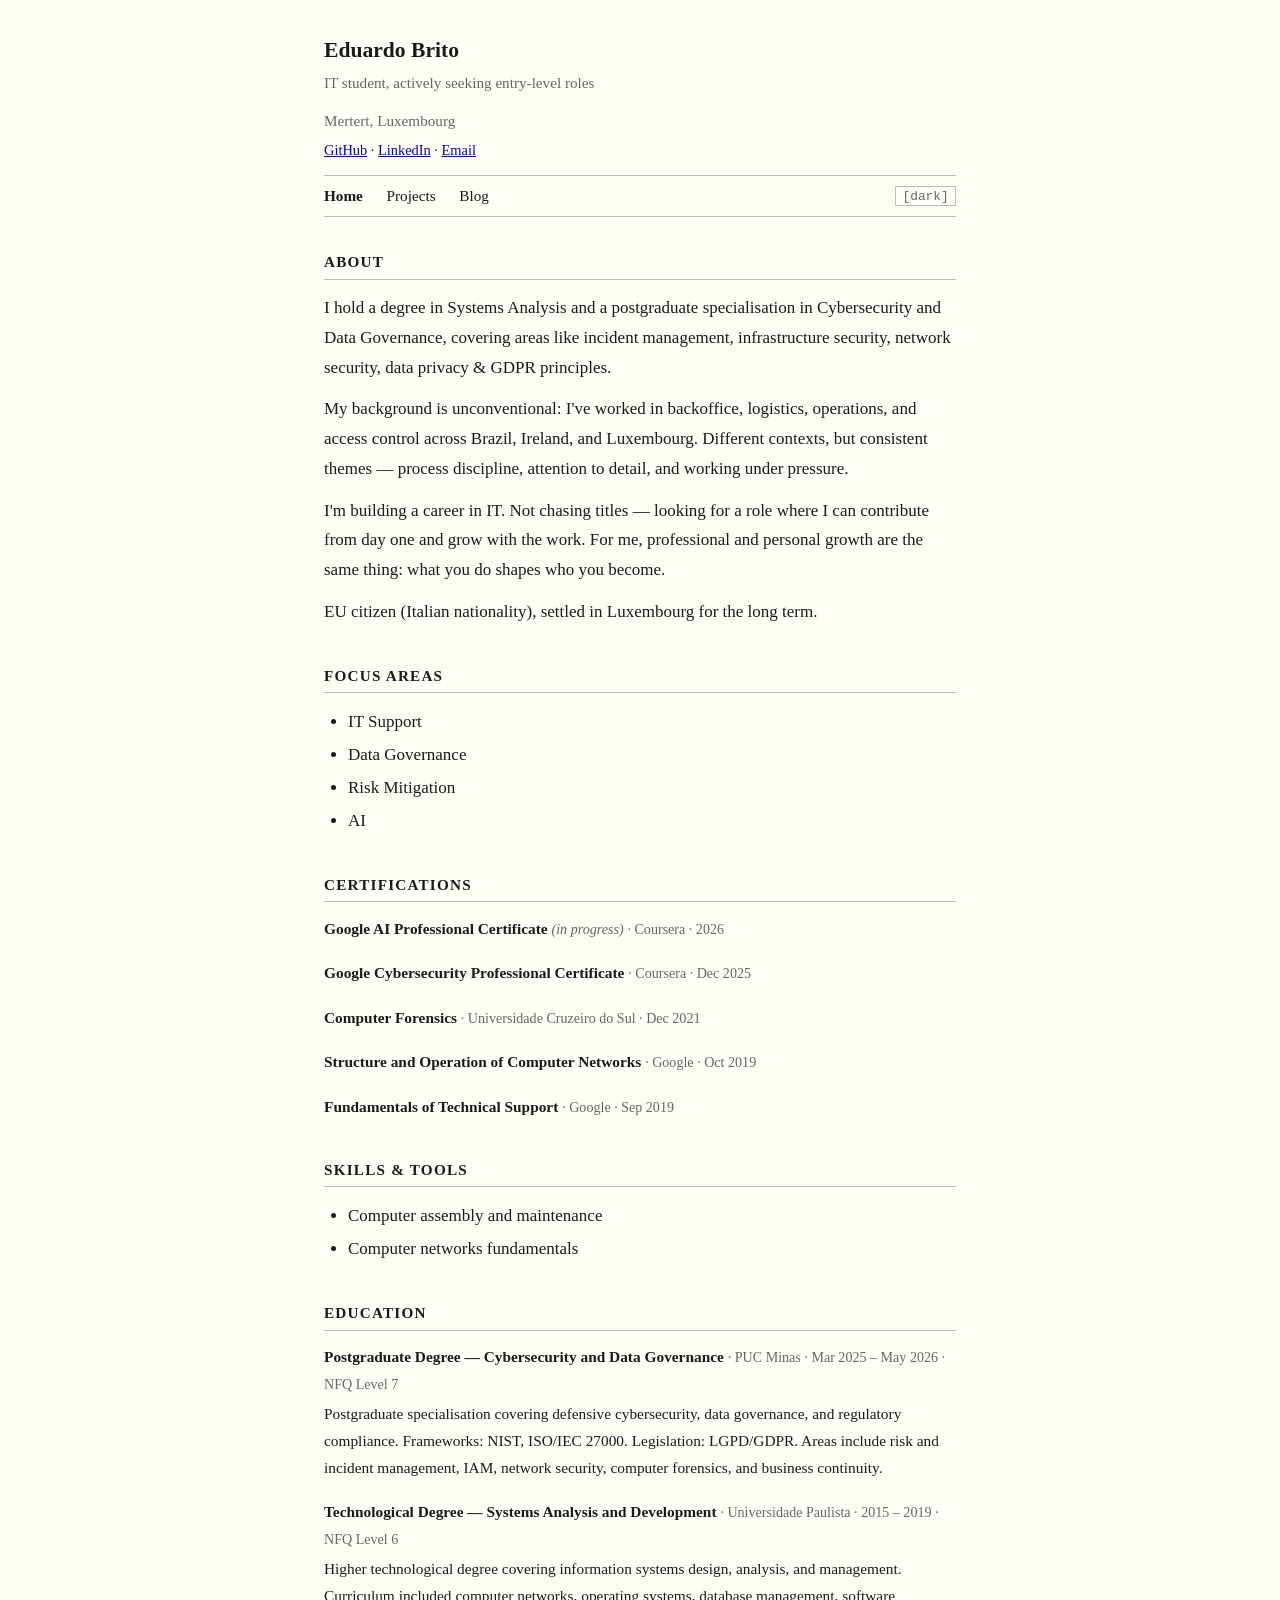
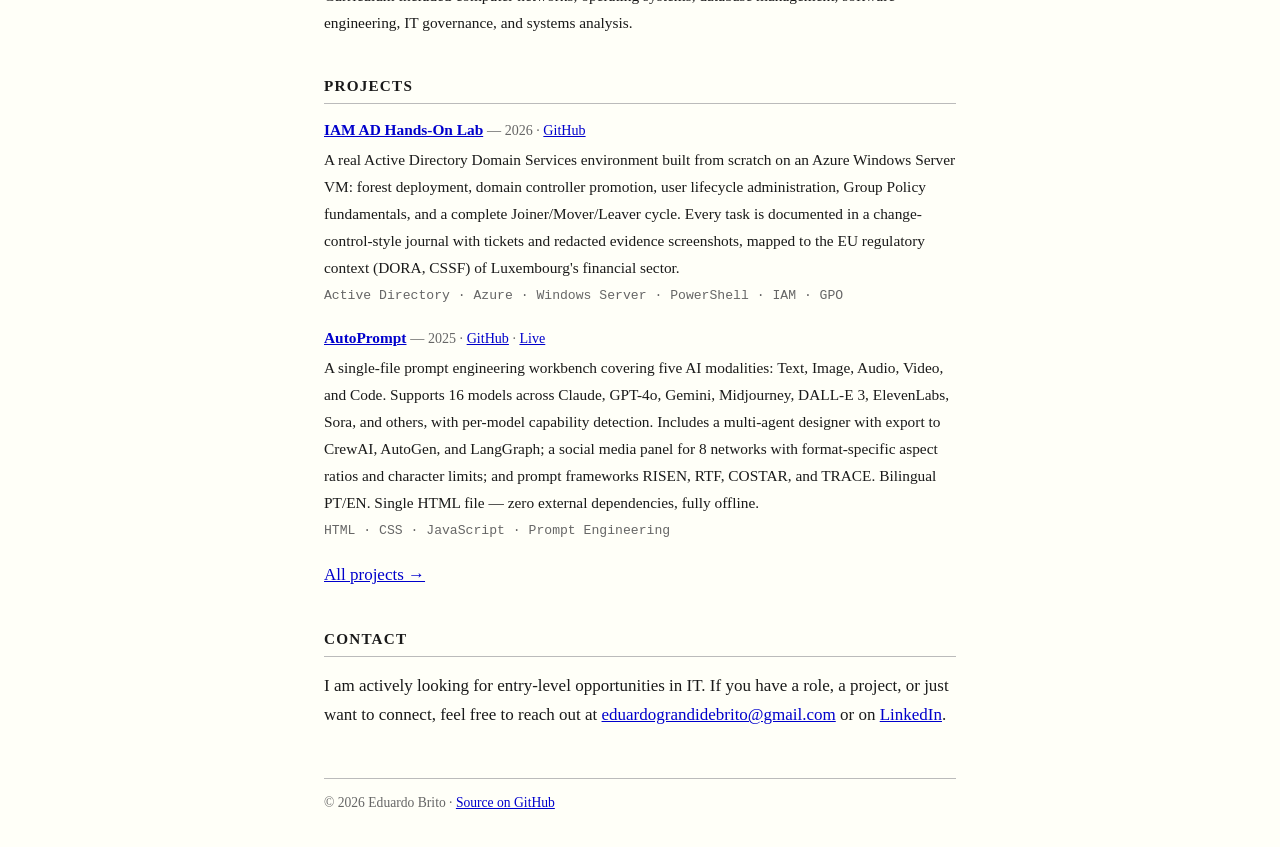
<file: index.html>
<!DOCTYPE html>
<html lang="en">
<head>
  <script>if (localStorage.getItem('theme') === 'dark') document.documentElement.classList.add('dark');</script>
  <meta charset="UTF-8" />
  <meta name="viewport" content="width=device-width, initial-scale=1.0" />
  <meta name="description" content="Eduardo Grandide Brito — Cybersecurity researcher. Risk mitigation, incident response, data governance." />
  <meta http-equiv="Content-Security-Policy"
    content="default-src 'self';
             script-src 'self' 'unsafe-inline';
             style-src 'self' 'unsafe-inline';
             img-src 'self' data:;
             object-src 'none';
             base-uri 'self';" />
  <title>idoaredo - portfolio</title>
  <link rel="stylesheet" href="assets/css/style.css" />
</head>
<body>

  <a href="#main-content" class="skip-link">Skip to content</a>

  <header class="site-header">
    <h1>Eduardo Brito</h1>
    <p class="tagline">IT student, actively seeking entry-level roles</p>
    <p class="tagline">Mertert, Luxembourg</p>
    <p class="header-links">
      <a href="https://github.com/idoaredo" target="_blank" rel="noopener noreferrer">GitHub</a> ·
      <a href="https://linkedin.com/in/idoaredo" target="_blank" rel="noopener noreferrer">LinkedIn</a> ·
      <a href="mailto:eduardograndidebrito@gmail.com">Email</a>
    </p>
  </header>

  <nav role="navigation" aria-label="Main navigation">
    <span class="nav-links-group">
      <a href="index.html" aria-current="page">Home</a>
      <a href="projects.html">Projects</a>
      <a href="blog.html">Blog</a>
    </span>
    <button id="dark-mode-toggle" aria-label="Toggle dark mode">[dark]</button>
  </nav>

  <main id="main-content">

    <section id="about">
      <h2>About</h2>
      <p>
        I hold a degree in Systems Analysis and a postgraduate specialisation in Cybersecurity
        and Data Governance, covering areas like incident management, infrastructure security,
        network security, data privacy &amp; GDPR principles.
      </p>
      <p>
        My background is unconventional: I've worked in backoffice, logistics, operations, and
        access control across Brazil, Ireland, and Luxembourg. Different contexts, but consistent
        themes — process discipline, attention to detail, and working under pressure.
      </p>
      <p>
        I'm building a career in IT. Not chasing titles — looking for a role where I can
        contribute from day one and grow with the work. For me, professional and personal growth
        are the same thing: what you do shapes who you become.
      </p>
      <p>
        EU citizen (Italian nationality), settled in Luxembourg for the long term.
      </p>
    </section>

    <section id="focus">
      <h2>Focus Areas</h2>
      <ul>
        <li>IT Support</li>
        <li>Data Governance</li>
        <li>Risk Mitigation</li>
        <li>AI</li>
      </ul>
    </section>

    <section id="certifications">
      <h2>Certifications</h2>

      <div class="project-entry">
        <p><strong>Google AI Professional Certificate</strong> <em style="color:var(--muted); font-size:0.88rem;">(in progress)</em>
          <span class="meta"> · Coursera · 2026</span></p>
      </div>

      <div class="project-entry">
        <p><strong>Google Cybersecurity Professional Certificate</strong>
          <span class="meta"> · Coursera · Dec 2025</span></p>
      </div>

      <div class="project-entry">
        <p><strong>Computer Forensics</strong>
          <span class="meta"> · Universidade Cruzeiro do Sul · Dec 2021</span></p>
      </div>

      <div class="project-entry">
        <p><strong>Structure and Operation of Computer Networks</strong>
          <span class="meta"> · Google · Oct 2019</span></p>
      </div>

      <div class="project-entry">
        <p><strong>Fundamentals of Technical Support</strong>
          <span class="meta"> · Google · Sep 2019</span></p>
      </div>
    </section>

    <section id="skills">
      <h2>Skills &amp; Tools</h2>
      <ul>
        <li>Computer assembly and maintenance</li>
        <li>Computer networks fundamentals</li>
      </ul>
    </section>

    <section id="education">
      <h2>Education</h2>

      <div class="project-entry">
        <p><strong>Postgraduate Degree — Cybersecurity and Data Governance</strong>
          <span class="meta"> · PUC Minas · Mar 2025 – May 2026 · NFQ Level 7</span></p>
        <p>Postgraduate specialisation covering defensive cybersecurity, data governance, and
        regulatory compliance. Frameworks: NIST, ISO/IEC 27000. Legislation: LGPD/GDPR.
        Areas include risk and incident management, IAM, network security, computer forensics,
        and business continuity.</p>
      </div>

      <div class="project-entry">
        <p><strong>Technological Degree — Systems Analysis and Development</strong>
          <span class="meta"> · Universidade Paulista · 2015 – 2019 · NFQ Level 6</span></p>
        <p>Higher technological degree covering information systems design, analysis, and
        management. Curriculum included computer networks, operating systems, database
        management, software engineering, IT governance, and systems analysis.</p>
      </div>
    </section>

    <section id="projects">
      <h2>Projects</h2>

      <div class="project-entry">
        <p>
          <strong><a href="https://github.com/idoaredo/iam_ad_hands_on" target="_blank" rel="noopener noreferrer">IAM AD Hands-On Lab</a></strong>
          <span class="meta"> — 2026 ·
            <a href="https://github.com/idoaredo/iam_ad_hands_on" target="_blank" rel="noopener noreferrer">GitHub</a>
          </span>
        </p>
        <p>A real Active Directory Domain Services environment built from scratch on an Azure
        Windows Server VM: forest deployment, domain controller promotion, user lifecycle
        administration, Group Policy fundamentals, and a complete Joiner/Mover/Leaver cycle.
        Every task is documented in a change-control-style journal with tickets and redacted
        evidence screenshots, mapped to the EU regulatory context (DORA, CSSF) of Luxembourg's
        financial sector.</p>
        <p class="tags">Active Directory · Azure · Windows Server · PowerShell · IAM · GPO</p>
      </div>

      <div class="project-entry">
        <p>
          <strong><a href="autoprompt/index.html" target="_blank" rel="noopener noreferrer">AutoPrompt</a></strong>
          <span class="meta"> — 2025 ·
            <a href="https://github.com/idoaredo/idoaredo.github.io" target="_blank" rel="noopener noreferrer">GitHub</a> ·
            <a href="autoprompt/index.html" target="_blank" rel="noopener noreferrer">Live</a>
          </span>
        </p>
        <p>A single-file prompt engineering workbench covering five AI modalities: Text, Image,
        Audio, Video, and Code. Supports 16 models across Claude, GPT-4o, Gemini, Midjourney,
        DALL-E 3, ElevenLabs, Sora, and others, with per-model capability detection.
        Includes a multi-agent designer with export to CrewAI, AutoGen, and LangGraph; a social
        media panel for 8 networks with format-specific aspect ratios and character limits; and
        prompt frameworks RISEN, RTF, COSTAR, and TRACE. Bilingual PT/EN.
        Single HTML file — zero external dependencies, fully offline.</p>
        <p class="tags">HTML · CSS · JavaScript · Prompt Engineering</p>
      </div>

      <p><a href="projects.html">All projects →</a></p>
    </section>

    <section id="contact">
      <h2>Contact</h2>
      <p>
        I am actively looking for entry-level opportunities in IT. If you have a role, a project,
        or just want to connect, feel free to reach out at
        <a href="mailto:eduardograndidebrito@gmail.com">eduardograndidebrito@gmail.com</a>
        or on <a href="https://linkedin.com/in/idoaredo" target="_blank" rel="noopener noreferrer">LinkedIn</a>.
      </p>
    </section>

  </main>

  <footer>
    <p>© 2026 Eduardo Brito ·
      <a href="https://github.com/idoaredo/idoaredo.github.io" target="_blank" rel="noopener noreferrer">Source on GitHub</a>
    </p>
  </footer>

  <script src="assets/js/script.js" defer></script>
</body>
</html>
</file>
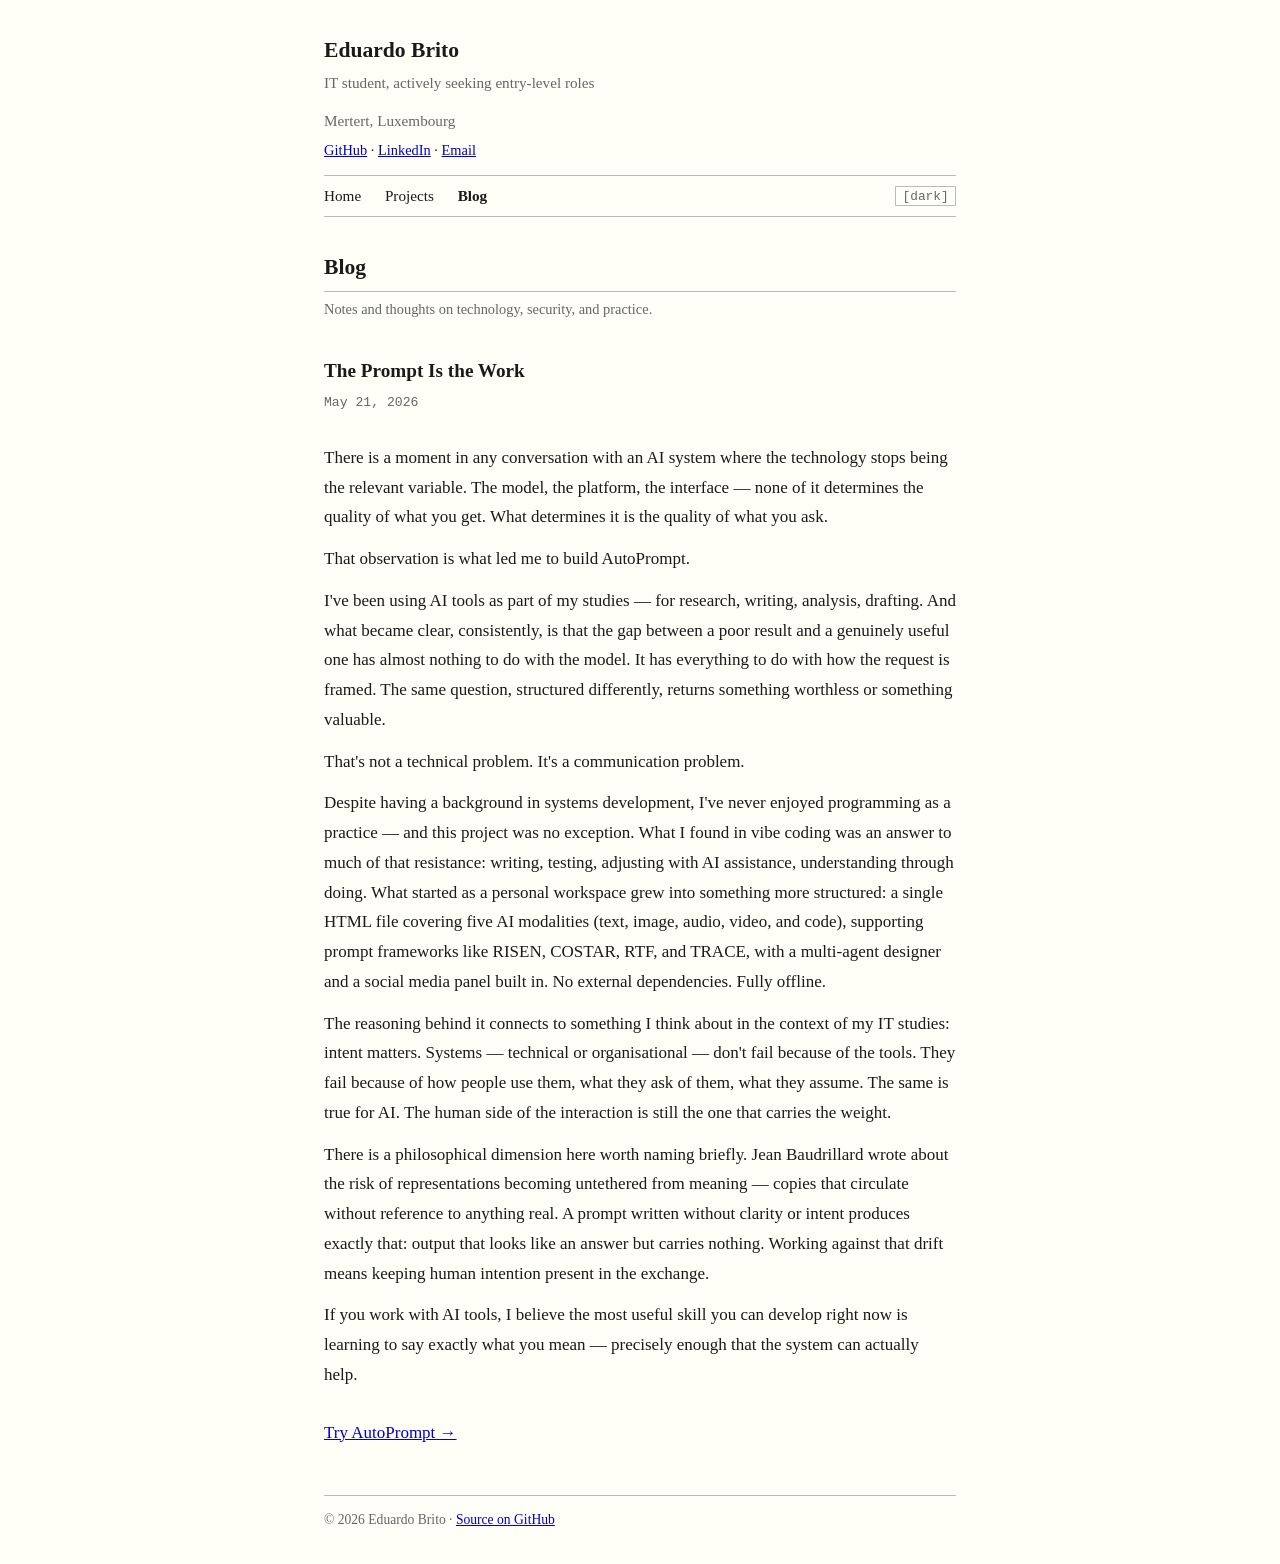
<file: blog.html>
<!DOCTYPE html>
<html lang="en">
<head>
  <script>if (localStorage.getItem('theme') === 'dark') document.documentElement.classList.add('dark');</script>
  <meta charset="UTF-8" />
  <meta name="viewport" content="width=device-width, initial-scale=1.0" />
  <meta name="description" content="Blog — Eduardo Grandide Brito. Notes, writeups, and thoughts on cybersecurity." />
  <meta http-equiv="Content-Security-Policy"
    content="default-src 'self';
             script-src 'self' 'unsafe-inline';
             style-src 'self' 'unsafe-inline';
             img-src 'self' data:;
             object-src 'none';
             base-uri 'self';" />
  <title>Blog · idoaredo - portfolio</title>
  <link rel="stylesheet" href="assets/css/style.css" />
</head>
<body>

  <a href="#main-content" class="skip-link">Skip to content</a>

  <header class="site-header">
    <h1><a href="index.html" style="text-decoration: none; color: inherit;">Eduardo Brito</a></h1>
    <p class="tagline">IT student, actively seeking entry-level roles</p>
    <p class="tagline">Mertert, Luxembourg</p>
    <p class="header-links">
      <a href="https://github.com/idoaredo" target="_blank" rel="noopener noreferrer">GitHub</a> ·
      <a href="https://linkedin.com/in/idoaredo" target="_blank" rel="noopener noreferrer">LinkedIn</a> ·
      <a href="mailto:eduardograndidebrito@gmail.com">Email</a>
    </p>
  </header>

  <nav role="navigation" aria-label="Main navigation">
    <span class="nav-links-group">
      <a href="index.html">Home</a>
      <a href="projects.html">Projects</a>
      <a href="blog.html" aria-current="page">Blog</a>
    </span>
    <button id="dark-mode-toggle" aria-label="Toggle dark mode">[dark]</button>
  </nav>

  <main id="main-content">

    <div class="page-title">
      <h1>Blog</h1>
      <p>Notes and thoughts on technology, security, and practice.</p>
    </div>

    <article>
      <h2 class="post-title">The Prompt Is the Work</h2>
      <span class="post-meta">May 21, 2026</span>

      <p>
        There is a moment in any conversation with an AI system where the technology stops being
        the relevant variable. The model, the platform, the interface — none of it determines the
        quality of what you get. What determines it is the quality of what you ask.
      </p>
      <p>
        That observation is what led me to build AutoPrompt.
      </p>
      <p>
        I've been using AI tools as part of my studies — for research, writing, analysis, drafting.
        And what became clear, consistently, is that the gap between a poor result and a genuinely
        useful one has almost nothing to do with the model. It has everything to do with how the
        request is framed. The same question, structured differently, returns something worthless
        or something valuable.
      </p>
      <p>
        That's not a technical problem. It's a communication problem.
      </p>
      <p>
        Despite having a background in systems development, I've never enjoyed programming as a
        practice — and this project was no exception. What I found in vibe coding was an answer
        to much of that resistance: writing, testing, adjusting with AI assistance, understanding
        through doing. What started as a personal workspace grew into something more structured:
        a single HTML file covering five AI modalities (text, image, audio, video, and code),
        supporting prompt frameworks like RISEN, COSTAR, RTF, and TRACE, with a multi-agent
        designer and a social media panel built in. No external dependencies. Fully offline.
      </p>
      <p>
        The reasoning behind it connects to something I think about in the context of my IT
        studies: intent matters. Systems — technical or organisational — don't fail because of
        the tools. They fail because of how people use them, what they ask of them, what they
        assume. The same is true for AI. The human side of the interaction is still the one
        that carries the weight.
      </p>
      <p>
        There is a philosophical dimension here worth naming briefly. Jean Baudrillard wrote about
        the risk of representations becoming untethered from meaning — copies that circulate without
        reference to anything real. A prompt written without clarity or intent produces exactly that:
        output that looks like an answer but carries nothing. Working against that drift means keeping
        human intention present in the exchange.
      </p>
      <p>
        If you work with AI tools, I believe the most useful skill you can develop right now is
        learning to say exactly what you mean — precisely enough that the system can actually help.
      </p>

      <p style="margin-top: 1.75rem;">
        <a href="autoprompt/index.html" target="_blank" rel="noopener noreferrer">Try AutoPrompt →</a>
      </p>
    </article>

  </main>

  <footer>
    <p>© 2026 Eduardo Brito ·
      <a href="https://github.com/idoaredo/idoaredo.github.io" target="_blank" rel="noopener noreferrer">Source on GitHub</a>
    </p>
  </footer>

  <script src="assets/js/script.js" defer></script>
</body>
</html>
</file>
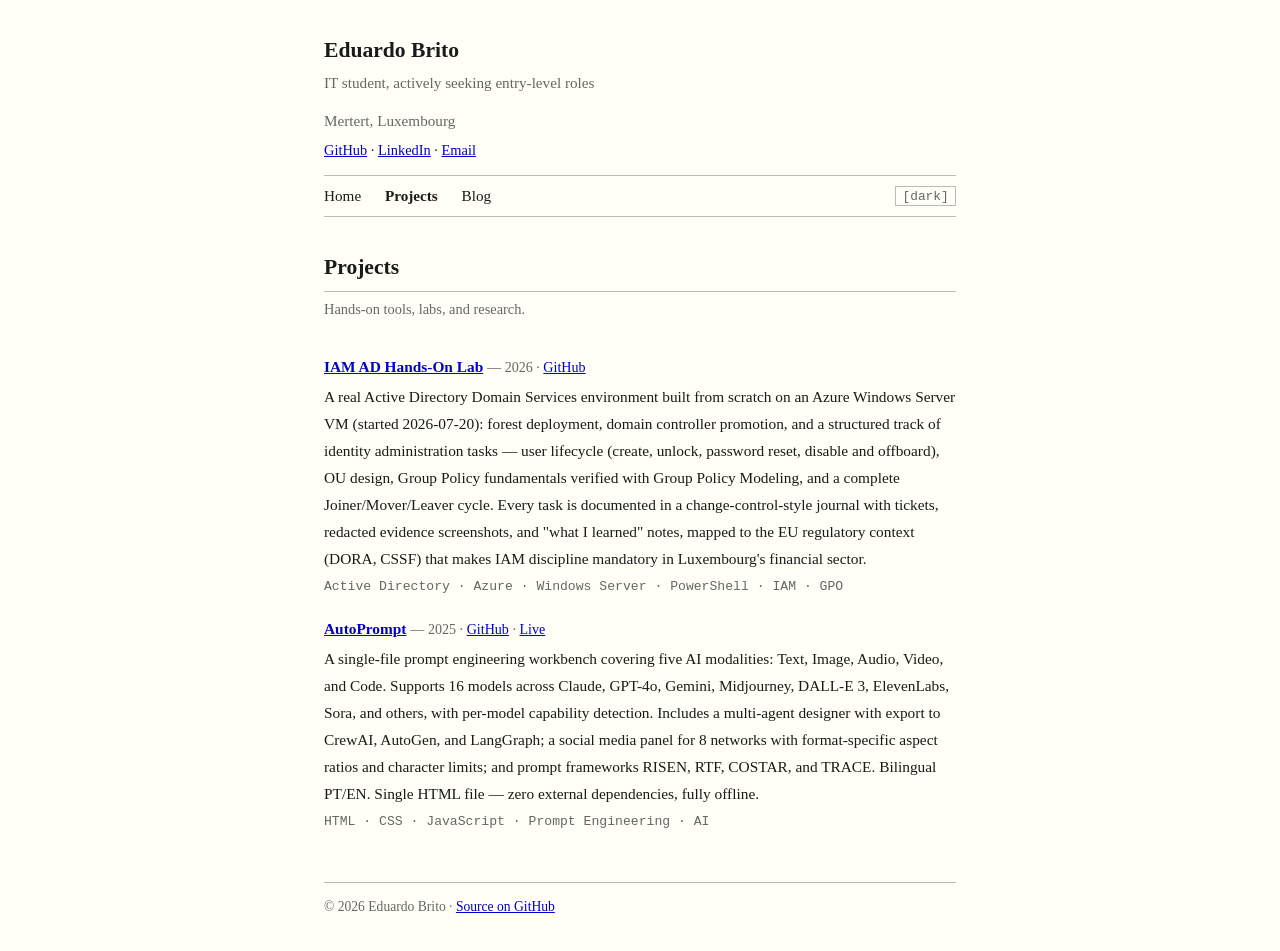
<file: projects.html>
<!DOCTYPE html>
<html lang="en">
<head>
  <script>if (localStorage.getItem('theme') === 'dark') document.documentElement.classList.add('dark');</script>
  <meta charset="UTF-8" />
  <meta name="viewport" content="width=device-width, initial-scale=1.0" />
  <meta name="description" content="Projects — Eduardo Grandide Brito. Hands-on tools, labs, and research in cybersecurity." />
  <meta http-equiv="Content-Security-Policy"
    content="default-src 'self';
             script-src 'self' 'unsafe-inline';
             style-src 'self' 'unsafe-inline';
             img-src 'self' data:;
             object-src 'none';
             base-uri 'self';" />
  <title>Projects · idoaredo - portfolio</title>
  <link rel="stylesheet" href="assets/css/style.css" />
</head>
<body>

  <a href="#main-content" class="skip-link">Skip to content</a>

  <header class="site-header">
    <h1><a href="index.html" style="text-decoration: none; color: inherit;">Eduardo Brito</a></h1>
    <p class="tagline">IT student, actively seeking entry-level roles</p>
    <p class="tagline">Mertert, Luxembourg</p>
    <p class="header-links">
      <a href="https://github.com/idoaredo" target="_blank" rel="noopener noreferrer">GitHub</a> ·
      <a href="https://linkedin.com/in/idoaredo" target="_blank" rel="noopener noreferrer">LinkedIn</a> ·
      <a href="mailto:eduardograndidebrito@gmail.com">Email</a>
    </p>
  </header>

  <nav role="navigation" aria-label="Main navigation">
    <span class="nav-links-group">
      <a href="index.html">Home</a>
      <a href="projects.html" aria-current="page">Projects</a>
      <a href="blog.html">Blog</a>
    </span>
    <button id="dark-mode-toggle" aria-label="Toggle dark mode">[dark]</button>
  </nav>

  <main id="main-content">

    <div class="page-title">
      <h1>Projects</h1>
      <p>Hands-on tools, labs, and research.</p>
    </div>

    <section>
      <div class="project-entry">
        <p>
          <strong><a href="https://github.com/idoaredo/iam_ad_hands_on" target="_blank" rel="noopener noreferrer">IAM AD Hands-On Lab</a></strong>
          <span class="meta"> — 2026 ·
            <a href="https://github.com/idoaredo/iam_ad_hands_on" target="_blank" rel="noopener noreferrer">GitHub</a>
          </span>
        </p>
        <p>A real Active Directory Domain Services environment built from scratch on an Azure
        Windows Server VM (started 2026-07-20): forest deployment, domain controller promotion,
        and a structured track of identity administration tasks — user lifecycle (create, unlock,
        password reset, disable and offboard), OU design, Group Policy fundamentals verified with
        Group Policy Modeling, and a complete Joiner/Mover/Leaver cycle. Every task is documented
        in a change-control-style journal with tickets, redacted evidence screenshots, and
        "what I learned" notes, mapped to the EU regulatory context (DORA, CSSF) that makes IAM
        discipline mandatory in Luxembourg's financial sector.</p>
        <p class="tags">Active Directory · Azure · Windows Server · PowerShell · IAM · GPO</p>
      </div>

      <div class="project-entry">
        <p>
          <strong><a href="autoprompt/index.html" target="_blank" rel="noopener noreferrer">AutoPrompt</a></strong>
          <span class="meta"> — 2025 ·
            <a href="https://github.com/idoaredo/idoaredo.github.io" target="_blank" rel="noopener noreferrer">GitHub</a> ·
            <a href="autoprompt/index.html" target="_blank" rel="noopener noreferrer">Live</a>
          </span>
        </p>
        <p>A single-file prompt engineering workbench covering five AI modalities: Text, Image,
        Audio, Video, and Code. Supports 16 models across Claude, GPT-4o, Gemini, Midjourney,
        DALL-E 3, ElevenLabs, Sora, and others, with per-model capability detection.
        Includes a multi-agent designer with export to CrewAI, AutoGen, and LangGraph; a social
        media panel for 8 networks with format-specific aspect ratios and character limits; and
        prompt frameworks RISEN, RTF, COSTAR, and TRACE. Bilingual PT/EN.
        Single HTML file — zero external dependencies, fully offline.</p>
        <p class="tags">HTML · CSS · JavaScript · Prompt Engineering · AI</p>
      </div>
    </section>

  </main>

  <footer>
    <p>© 2026 Eduardo Brito ·
      <a href="https://github.com/idoaredo/idoaredo.github.io" target="_blank" rel="noopener noreferrer">Source on GitHub</a>
    </p>
  </footer>

  <script src="assets/js/script.js" defer></script>
</body>
</html>
</file>
<file: assets/css/style.css>
/* ── Variables ───────────────────────────────────────────── */
:root {
  --bg:     #fffff8;
  --text:   #1a1a1a;
  --muted:  #666;
  --link:   #00c;
  --border: #bbb;
  --max-w:  680px;
}
html.dark {
  --bg:     #1c1c1c;
  --text:   #ddd;
  --muted:  #999;
  --link:   #88aaff;
  --border: #444;
}

/* ── Reset ───────────────────────────────────────────────── */
*, *::before, *::after { box-sizing: border-box; margin: 0; padding: 0; }

/* ── Base ────────────────────────────────────────────────── */
body {
  background: var(--bg);
  color: var(--text);
  font-family: Georgia, 'Times New Roman', serif;
  font-size: 17px;
  line-height: 1.75;
  max-width: var(--max-w);
  margin: 2rem auto;
  padding: 0 1.5rem;
}
a { color: var(--link); }
a:hover { text-decoration: none; }
p + p { margin-top: 0.75rem; }
ul, ol { padding-left: 1.5rem; }
li { margin-bottom: 0.2rem; }
strong { color: var(--text); }

/* ── Skip link ───────────────────────────────────────────── */
.skip-link {
  position: absolute; top: -100%; left: 1rem;
  background: var(--text); color: var(--bg);
  padding: 0.3rem 0.75rem; text-decoration: none; font-size: 0.85rem;
}
.skip-link:focus { top: 0.5rem; }

/* ── Site header ─────────────────────────────────────────── */
.site-header { margin-bottom: 0.75rem; }
.site-header h1 { font-size: 1.35rem; font-weight: bold; }
.site-header .tagline { color: var(--muted); font-size: 0.95rem; }
.site-header .header-links { margin-top: 0.2rem; font-size: 0.9rem; }

/* ── Nav ─────────────────────────────────────────────────── */
nav {
  border-top: 1px solid var(--border);
  border-bottom: 1px solid var(--border);
  padding: 0.4rem 0;
  margin-bottom: 2rem;
  display: flex;
  justify-content: space-between;
  align-items: center;
  font-size: 0.95rem;
}
.nav-links-group a {
  color: var(--text);
  text-decoration: none;
  margin-right: 1.25rem;
}
.nav-links-group a:hover { text-decoration: underline; }
.nav-links-group a[aria-current="page"] { font-weight: bold; }

#dark-mode-toggle {
  background: none;
  border: 1px solid var(--border);
  cursor: pointer;
  color: var(--muted);
  font-size: 0.8rem;
  font-family: 'Courier New', monospace;
  padding: 0.1rem 0.4rem;
}

/* ── Sections ────────────────────────────────────────────── */
section { margin-bottom: 2.25rem; }
h2 {
  font-size: 0.95rem;
  font-weight: bold;
  text-transform: uppercase;
  letter-spacing: 0.08em;
  border-bottom: 1px solid var(--border);
  padding-bottom: 0.2rem;
  margin-bottom: 0.85rem;
}

/* ── Project entries ─────────────────────────────────────── */
.project-entry { margin-bottom: 1.1rem; }
.project-entry .meta { font-size: 0.88rem; color: var(--muted); }
.project-entry p { margin-top: 0.2rem; font-size: 0.96rem; }
.project-entry .tags {
  margin-top: 0.2rem;
  font-family: 'Courier New', monospace;
  font-size: 0.82rem;
  color: var(--muted);
}

/* ── Blog list ───────────────────────────────────────────── */
.blog-list { list-style: none; padding: 0; }
.blog-list li { margin-bottom: 0.6rem; font-size: 0.95rem; }
.blog-list .date {
  font-family: 'Courier New', monospace;
  font-size: 0.82rem;
  color: var(--muted);
  margin-right: 0.75rem;
}

/* ── Post ────────────────────────────────────────────────── */
.post-title {
  font-size: 1.2rem;
  font-weight: bold;
  text-transform: none;
  letter-spacing: 0;
  border-bottom: none;
  padding-bottom: 0;
  margin-bottom: 0.25rem;
}
.post-meta {
  display: block;
  font-family: 'Courier New', monospace;
  font-size: 0.82rem;
  color: var(--muted);
  margin-bottom: 1.75rem;
}

/* ── Page headers ────────────────────────────────────────── */
.page-title { margin-bottom: 2rem; }
.page-title h1 {
  font-size: 1.35rem;
  border-bottom: 1px solid var(--border);
  padding-bottom: 0.3rem;
}
.page-title p { color: var(--muted); font-size: 0.9rem; margin-top: 0.3rem; }

/* ── Footer ──────────────────────────────────────────────── */
footer {
  border-top: 1px solid var(--border);
  margin-top: 3rem;
  padding-top: 0.75rem;
  font-size: 0.85rem;
  color: var(--muted);
}

/* ── Responsive ──────────────────────────────────────────── */
@media (max-width: 520px) {
  body { font-size: 16px; margin: 1rem auto; }
}
</file>
